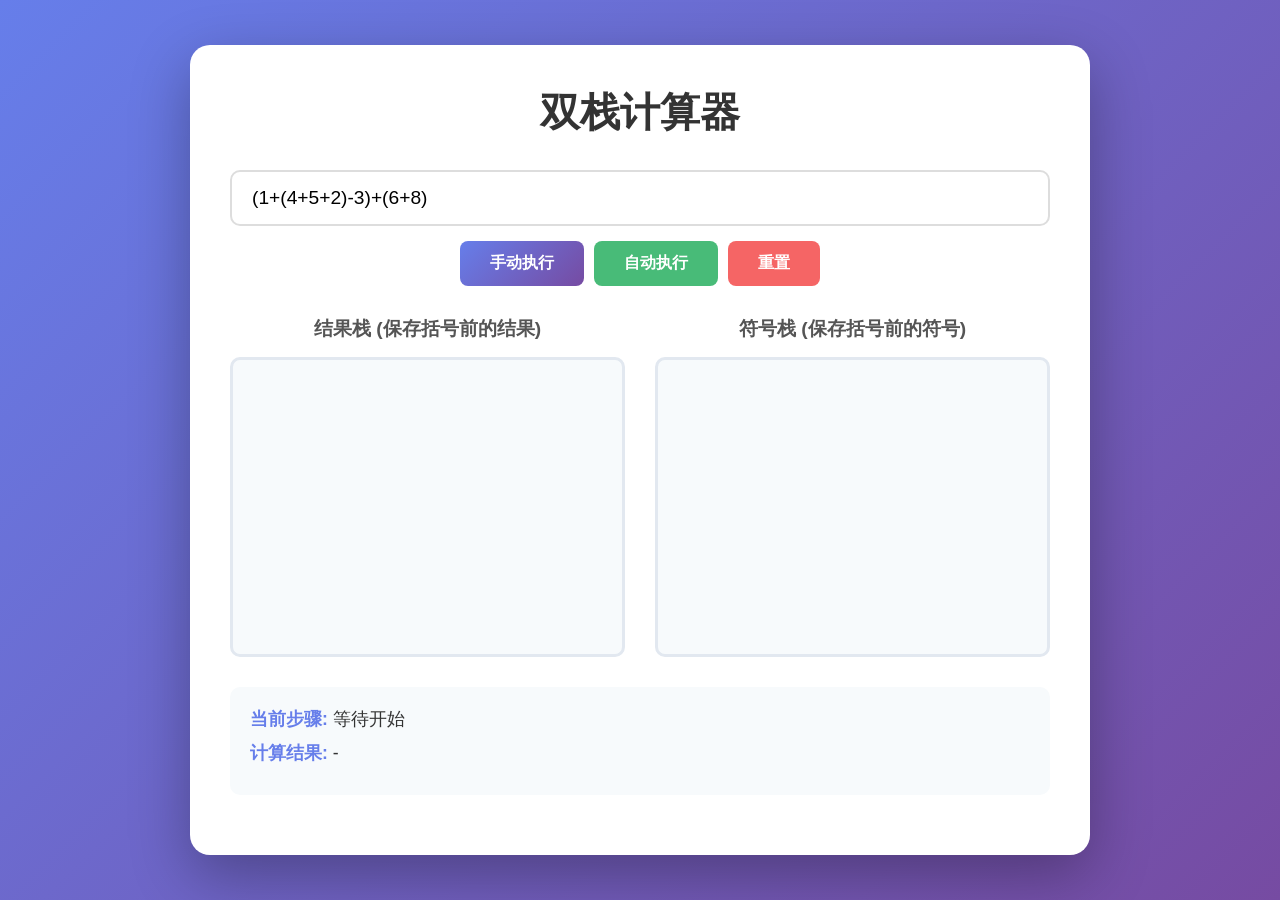
<file: index.html>
<!DOCTYPE html>
<html lang="zh-CN">
<head>
    <meta charset="UTF-8">
    <meta name="viewport" content="width=device-width, initial-scale=1.0">
    <title>双栈计算器</title>
    <link rel="stylesheet" href="style.css">
</head>
<body>
    <div class="container">
        <h1>双栈计算器</h1>
        
        <div class="input-section">
            <input type="text" id="expression" placeholder="输入表达式，例如: (1+(4+5+2)-3)+(6+8)" value="(1+(4+5+2)-3)+(6+8)">
            <div class="buttons">
                <button id="startManual" class="btn btn-primary">手动执行</button>
                <button id="startAuto" class="btn btn-secondary">自动执行</button>
                <button id="reset" class="btn btn-danger">重置</button>
            </div>
        </div>

        <div class="stacks-container">
            <div class="stack-wrapper">
                <h3>结果栈 (保存括号前的结果)</h3>
                <div class="stack" id="numStack">
                </div>
            </div>
            <div class="stack-wrapper">
                <h3>符号栈 (保存括号前的符号)</h3>
                <div class="stack" id="opStack">
                </div>
            </div>
        </div>

        <div class="info-section">
            <div class="current-step">
                <strong>当前步骤:</strong> <span id="currentStep">等待开始</span>
            </div>
            <div class="result-section">
                <strong>计算结果:</strong> <span id="result">-</span>
            </div>
        </div>

        <div class="manual-control" id="manualControl" style="display: none;">
            <button id="nextStep" class="btn btn-primary">下一步</button>
        </div>
    </div>

    <script src="script.js"></script>
</body>
</html>
</file>
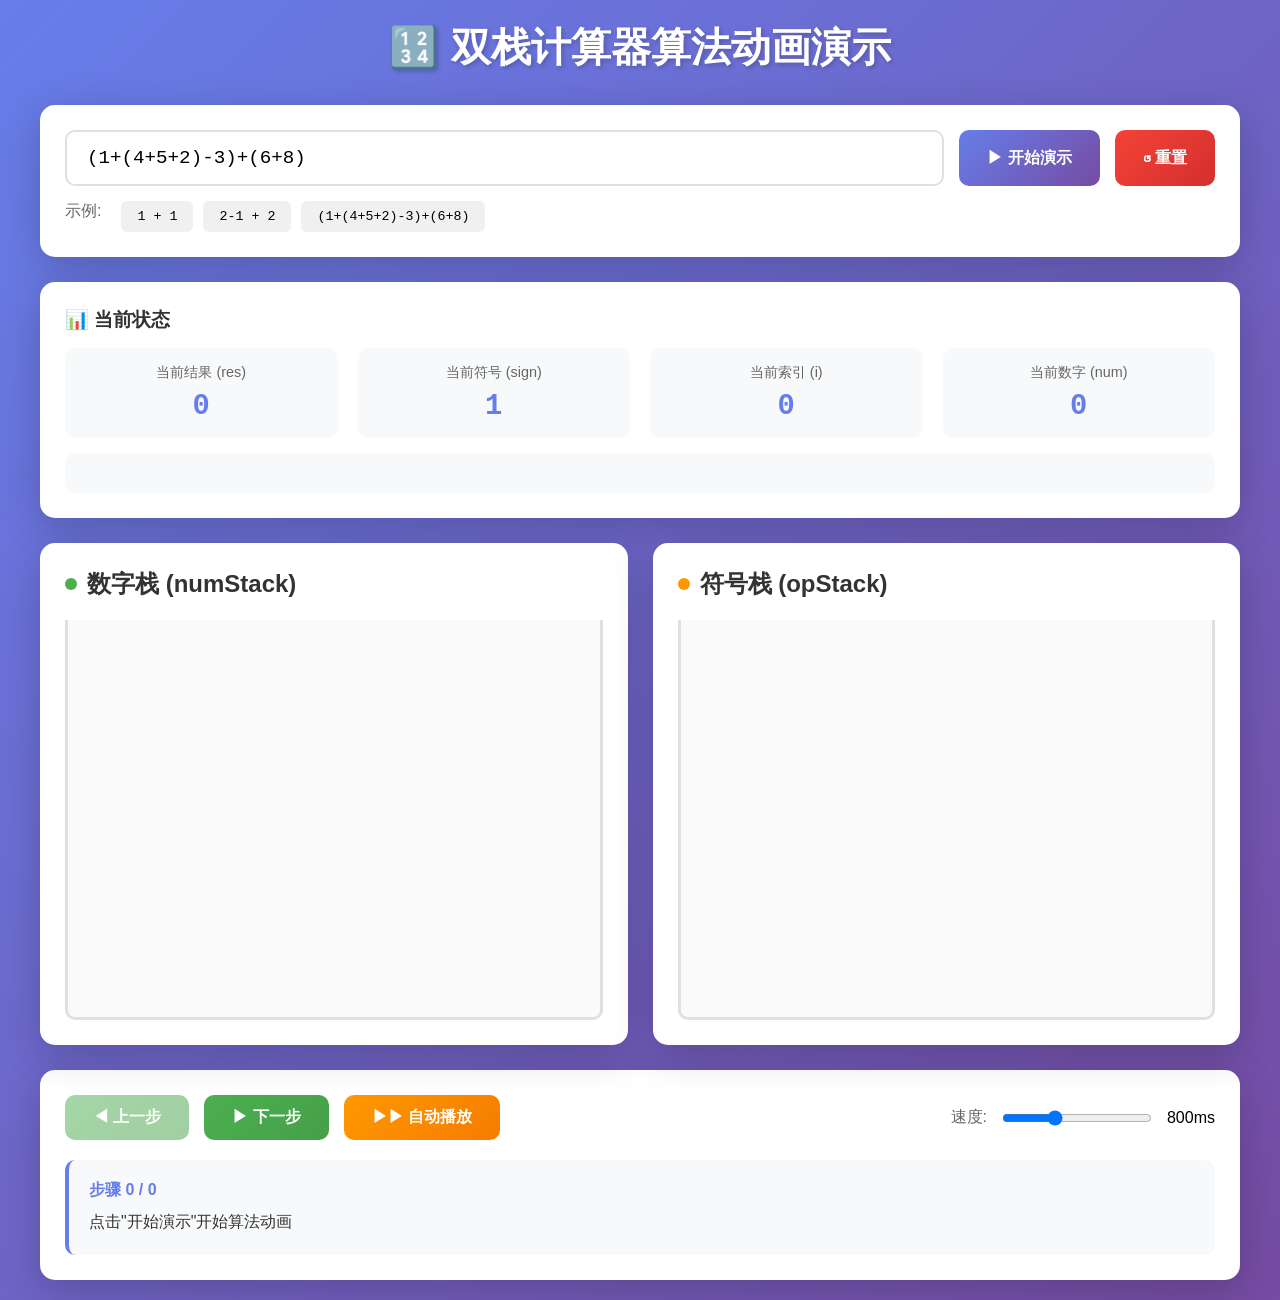
<file: calculator-animation.html>
<!DOCTYPE html>
<html lang="zh-CN">
<head>
    <meta charset="UTF-8">
    <meta name="viewport" content="width=device-width, initial-scale=1.0">
    <title>双栈计算器动画演示</title>
    <style>
        * {
            margin: 0;
            padding: 0;
            box-sizing: border-box;
        }

        body {
            font-family: 'Segoe UI', Tahoma, Geneva, Verdana, sans-serif;
            background: linear-gradient(135deg, #667eea 0%, #764ba2 100%);
            min-height: 100vh;
            padding: 20px;
        }

        .container {
            max-width: 1200px;
            margin: 0 auto;
        }

        h1 {
            text-align: center;
            color: white;
            margin-bottom: 30px;
            font-size: 2.5rem;
            text-shadow: 2px 2px 4px rgba(0,0,0,0.2);
        }

        .input-section {
            background: white;
            padding: 25px;
            border-radius: 15px;
            margin-bottom: 25px;
            box-shadow: 0 10px 40px rgba(0,0,0,0.2);
        }

        .input-group {
            display: flex;
            gap: 15px;
            margin-bottom: 15px;
        }

        input[type="text"] {
            flex: 1;
            padding: 15px 20px;
            font-size: 1.2rem;
            border: 2px solid #e0e0e0;
            border-radius: 10px;
            transition: all 0.3s;
            font-family: 'Courier New', monospace;
        }

        input[type="text"]:focus {
            outline: none;
            border-color: #667eea;
            box-shadow: 0 0 0 3px rgba(102, 126, 234, 0.2);
        }

        .example-btns {
            display: flex;
            gap: 10px;
            flex-wrap: wrap;
        }

        .example-btn {
            padding: 8px 16px;
            background: #f0f0f0;
            border: none;
            border-radius: 6px;
            cursor: pointer;
            font-family: 'Courier New', monospace;
            transition: all 0.3s;
        }

        .example-btn:hover {
            background: #667eea;
            color: white;
        }

        .stacks-container {
            display: grid;
            grid-template-columns: 1fr 1fr;
            gap: 25px;
            margin-bottom: 25px;
        }

        .stack-panel {
            background: white;
            padding: 25px;
            border-radius: 15px;
            box-shadow: 0 10px 40px rgba(0,0,0,0.2);
        }

        .stack-title {
            font-size: 1.5rem;
            font-weight: bold;
            color: #333;
            margin-bottom: 20px;
            display: flex;
            align-items: center;
            gap: 10px;
        }

        .stack-title::before {
            content: '';
            width: 12px;
            height: 12px;
            border-radius: 50%;
        }

        .num-stack .stack-title::before {
            background: #4CAF50;
        }

        .op-stack .stack-title::before {
            background: #FF9800;
        }

        .stack-visual {
            display: flex;
            flex-direction: column-reverse;
            align-items: center;
            min-height: 400px;
            border: 3px solid #e0e0e0;
            border-top: none;
            border-radius: 0 0 10px 10px;
            padding: 15px;
            background: #fafafa;
        }

        .stack-item {
            width: 100%;
            max-width: 150px;
            padding: 15px;
            margin: 5px 0;
            text-align: center;
            font-size: 1.3rem;
            font-weight: bold;
            border-radius: 8px;
            transform: translateY(0);
            opacity: 1;
            transition: all 0.5s cubic-bezier(0.4, 0, 0.2, 1);
        }

        .stack-item.pushing {
            animation: pushAnim 0.5s cubic-bezier(0.4, 0, 0.2, 1);
        }

        .stack-item.poping {
            animation: popAnim 0.5s cubic-bezier(0.4, 0, 0.2, 1);
        }

        .stack-item.highlight {
            transform: scale(1.1);
            box-shadow: 0 5px 20px rgba(0,0,0,0.3);
        }

        .num-stack .stack-item {
            background: linear-gradient(135deg, #4CAF50, #45a049);
            color: white;
        }

        .op-stack .stack-item {
            background: linear-gradient(135deg, #FF9800, #f57c00);
            color: white;
        }

        @keyframes pushAnim {
            0% {
                transform: translateY(-100px);
                opacity: 0;
            }
            100% {
                transform: translateY(0);
                opacity: 1;
            }
        }

        @keyframes popAnim {
            0% {
                transform: translateY(0);
                opacity: 1;
            }
            100% {
                transform: translateY(-100px);
                opacity: 0;
            }
        }

        .state-panel {
            background: white;
            padding: 25px;
            border-radius: 15px;
            margin-bottom: 25px;
            box-shadow: 0 10px 40px rgba(0,0,0,0.2);
        }

        .state-title {
            font-size: 1.2rem;
            font-weight: bold;
            color: #333;
            margin-bottom: 15px;
        }

        .state-values {
            display: grid;
            grid-template-columns: repeat(4, 1fr);
            gap: 20px;
        }

        .state-item {
            background: #f8f9fa;
            padding: 15px;
            border-radius: 10px;
            text-align: center;
        }

        .state-label {
            font-size: 0.9rem;
            color: #666;
            margin-bottom: 8px;
        }

        .state-value {
            font-size: 1.8rem;
            font-weight: bold;
            color: #667eea;
            font-family: 'Courier New', monospace;
        }

        .expression-progress {
            background: #f8f9fa;
            padding: 20px;
            border-radius: 10px;
            margin-top: 15px;
            font-family: 'Courier New', monospace;
            font-size: 1.3rem;
            letter-spacing: 2px;
        }

        .char-normal {
            color: #666;
        }

        .char-current {
            color: #667eea;
            font-weight: bold;
            background: rgba(102, 126, 234, 0.2);
            padding: 2px 6px;
            border-radius: 4px;
        }

        .char-processed {
            color: #4CAF50;
        }

        .control-panel {
            background: white;
            padding: 25px;
            border-radius: 15px;
            box-shadow: 0 10px 40px rgba(0,0,0,0.2);
        }

        .control-buttons {
            display: flex;
            gap: 15px;
            flex-wrap: wrap;
            align-items: center;
            margin-bottom: 20px;
        }

        .btn {
            padding: 12px 28px;
            font-size: 1rem;
            font-weight: 600;
            border: none;
            border-radius: 10px;
            cursor: pointer;
            transition: all 0.3s;
            display: flex;
            align-items: center;
            gap: 8px;
        }

        .btn-primary {
            background: linear-gradient(135deg, #667eea, #764ba2);
            color: white;
        }

        .btn-primary:hover {
            transform: translateY(-2px);
            box-shadow: 0 5px 20px rgba(102, 126, 234, 0.5);
        }

        .btn-success {
            background: linear-gradient(135deg, #4CAF50, #45a049);
            color: white;
        }

        .btn-success:hover {
            transform: translateY(-2px);
            box-shadow: 0 5px 20px rgba(76, 175, 80, 0.5);
        }

        .btn-warning {
            background: linear-gradient(135deg, #FF9800, #f57c00);
            color: white;
        }

        .btn-warning:hover {
            transform: translateY(-2px);
            box-shadow: 0 5px 20px rgba(255, 152, 0, 0.5);
        }

        .btn-danger {
            background: linear-gradient(135deg, #f44336, #d32f2f);
            color: white;
        }

        .btn-danger:hover {
            transform: translateY(-2px);
            box-shadow: 0 5px 20px rgba(244, 67, 54, 0.5);
        }

        .btn:disabled {
            opacity: 0.5;
            cursor: not-allowed;
            transform: none;
        }

        .speed-control {
            display: flex;
            align-items: center;
            gap: 15px;
            margin-left: auto;
        }

        .speed-label {
            color: #666;
            font-weight: 500;
        }

        input[type="range"] {
            width: 150px;
            cursor: pointer;
        }

        .step-info {
            background: #f8f9fa;
            padding: 20px;
            border-radius: 10px;
            border-left: 4px solid #667eea;
        }

        .step-number {
            font-weight: bold;
            color: #667eea;
            margin-bottom: 8px;
        }

        .step-description {
            color: #333;
            line-height: 1.6;
        }

        .final-result {
            margin-top: 15px;
            padding: 20px;
            background: linear-gradient(135deg, #4CAF50, #45a049);
            color: white;
            border-radius: 10px;
            text-align: center;
            font-size: 1.5rem;
            font-weight: bold;
            animation: resultPop 0.5s cubic-bezier(0.4, 0, 0.2, 1);
        }

        @keyframes resultPop {
            0% {
                transform: scale(0.8);
                opacity: 0;
            }
            50% {
                transform: scale(1.05);
            }
            100% {
                transform: scale(1);
                opacity: 1;
            }
        }

        @media (max-width: 768px) {
            .stacks-container {
                grid-template-columns: 1fr;
            }
            
            .state-values {
                grid-template-columns: repeat(2, 1fr);
            }
            
            .control-buttons {
                flex-direction: column;
            }
            
            .speed-control {
                margin-left: 0;
                width: 100%;
                justify-content: center;
            }
        }
    </style>
</head>
<body>
    <div class="container">
        <h1>🔢 双栈计算器算法动画演示</h1>

        <div class="input-section">
            <div class="input-group">
                <input type="text" id="expression" placeholder="输入表达式，例如: (1+(4+5+2)-3)+(6+8)" value="(1+(4+5+2)-3)+(6+8)">
                <button class="btn btn-primary" onclick="startAnimation()">▶ 开始演示</button>
                <button class="btn btn-danger" onclick="reset()">↺ 重置</button>
            </div>
            <div class="example-btns">
                <span style="color: #666; margin-right: 10px;">示例:</span>
                <button class="example-btn" onclick="setExpression('1 + 1')">1 + 1</button>
                <button class="example-btn" onclick="setExpression(' 2-1 + 2 ')">2-1 + 2</button>
                <button class="example-btn" onclick="setExpression('(1+(4+5+2)-3)+(6+8)')">(1+(4+5+2)-3)+(6+8)</button>
            </div>
        </div>

        <div class="state-panel">
            <div class="state-title">📊 当前状态</div>
            <div class="state-values">
                <div class="state-item">
                    <div class="state-label">当前结果 (res)</div>
                    <div class="state-value" id="res">0</div>
                </div>
                <div class="state-item">
                    <div class="state-label">当前符号 (sign)</div>
                    <div class="state-value" id="sign">1</div>
                </div>
                <div class="state-item">
                    <div class="state-label">当前索引 (i)</div>
                    <div class="state-value" id="index">0</div>
                </div>
                <div class="state-item">
                    <div class="state-label">当前数字 (num)</div>
                    <div class="state-value" id="num">0</div>
                </div>
            </div>
            <div class="expression-progress" id="expression-progress"></div>
        </div>

        <div class="stacks-container">
            <div class="stack-panel num-stack">
                <div class="stack-title">数字栈 (numStack)</div>
                <div class="stack-visual" id="num-stack"></div>
            </div>
            <div class="stack-panel op-stack">
                <div class="stack-title">符号栈 (opStack)</div>
                <div class="stack-visual" id="op-stack"></div>
            </div>
        </div>

        <div class="control-panel">
            <div class="control-buttons">
                <button class="btn btn-success" id="prev-btn" onclick="prevStep()" disabled>◀ 上一步</button>
                <button class="btn btn-success" id="next-btn" onclick="nextStep()">▶ 下一步</button>
                <button class="btn btn-warning" id="auto-btn" onclick="toggleAuto()">▶▶ 自动播放</button>
                <div class="speed-control">
                    <span class="speed-label">速度:</span>
                    <input type="range" id="speed" min="200" max="2000" value="800">
                    <span id="speed-value">800ms</span>
                </div>
            </div>
            <div class="step-info">
                <div class="step-number" id="step-number">步骤 0 / 0</div>
                <div class="step-description" id="step-description">点击"开始演示"开始算法动画</div>
            </div>
            <div id="final-result-container"></div>
        </div>
    </div>

    <script>
        let steps = [];
        let currentStep = -1;
        let isAutoPlaying = false;
        let autoInterval = null;

        function setExpression(expr) {
            document.getElementById('expression').value = expr;
            reset();
        }

        function reset() {
            stopAuto();
            steps = [];
            currentStep = -1;
            document.getElementById('num-stack').innerHTML = '';
            document.getElementById('op-stack').innerHTML = '';
            document.getElementById('res').textContent = '0';
            document.getElementById('sign').textContent = '+';
            document.getElementById('index').textContent = '0';
            document.getElementById('num').textContent = '0';
            document.getElementById('step-number').textContent = '步骤 0 / 0';
            document.getElementById('step-description').textContent = '点击"开始演示"开始算法动画';
            document.getElementById('expression-progress').innerHTML = '';
            document.getElementById('final-result-container').innerHTML = '';
            document.getElementById('prev-btn').disabled = true;
            document.getElementById('next-btn').disabled = true;
        }

        function generateSteps(s) {
            steps = [];
            s = s;
            let numStack = [];
            let opStack = [];
            let res = 0;
            let sign = 1;
            let n = s.length;
            let num = 0;

            steps.push({
                numStack: [...numStack],
                opStack: [...opStack],
                res: res,
                sign: sign,
                index: 0,
                num: num,
                description: '初始化: res = 0, sign = \'+\', 两个空栈',
                action: 'init'
            });

            for (let i = 0; i < n; i++) {
                let c = s.charAt(i);

                if (/\d/.test(c)) {
                    num = 0;
                    let startI = i;
                    let digits = [];
                    
                    while (i < n && /\d/.test(s.charAt(i))) {
                        digits.push(s.charAt(i));
                        num = num * 10 + (s.charAt(i) - '0');
                        i++;
                        
                        steps.push({
                            numStack: [...numStack],
                            opStack: [...opStack],
                            res: res,
                            sign: sign,
                            index: i,
                            num: num,
                            description: `读取数字 '${s.charAt(i-1)}', 累计 num = ${num}`,
                            action: 'digit',
                            charIndex: i - 1
                        });
                    }
                    i--;
                    res += sign * num;
                    
                    steps.push({
                        numStack: [...numStack],
                        opStack: [...opStack],
                        res: res,
                        sign: sign,
                        index: i,
                        num: num,
                        description: `数字读取完成: ${num}, 执行 res += '${sign === 1 ? '+' : '-'}' * ${num} → res = ${res}`,
                        action: 'number_complete',
                        charIndex: i
                    });
                    num = 0;
                }
                else if (c === '+') {
                    sign = 1;
                    steps.push({
                        numStack: [...numStack],
                        opStack: [...opStack],
                        res: res,
                        sign: sign,
                        index: i,
                        num: num,
                        description: `遇到 '+', 设置 sign = '+'`,
                        action: 'plus',
                        charIndex: i
                    });
                }
                else if (c === '-') {
                    sign = -1;
                    steps.push({
                        numStack: [...numStack],
                        opStack: [...opStack],
                        res: res,
                        sign: sign,
                        index: i,
                        num: num,
                        description: `遇到 '-', 设置 sign = '-'`,
                        action: 'minus',
                        charIndex: i
                    });
                }
                else if (c === '(') {
                    numStack.push(res);
                    opStack.push(sign === 1 ? '+' : '-');
                    
                    steps.push({
                        numStack: [...numStack],
                        opStack: [...opStack],
                        res: res,
                        sign: sign,
                        index: i,
                        num: num,
                        description: `遇到 '(', 压栈保存: numStack.push(${res}), opStack.push('${sign === 1 ? '+' : '-'}')`,
                        action: 'push',
                        charIndex: i
                    });
                    
                    res = 0;
                    sign = 1;
                    
                    steps.push({
                        numStack: [...numStack],
                        opStack: [...opStack],
                        res: res,
                        sign: sign,
                        index: i,
                        num: num,
                        description: `重置现场: res = 0, sign = '+', 开始计算括号内表达式`,
                        action: 'reset_scope',
                        charIndex: i
                    });
                }
                else if (c === ')') {
                    let poppedNum = numStack.pop();
                    let poppedOp = opStack.pop();
                    let poppedOpValue = poppedOp === '+' ? 1 : -1;
                    
                    steps.push({
                        numStack: [...numStack],
                        opStack: [...opStack],
                        res: res,
                        sign: sign,
                        index: i,
                        num: num,
                        description: `遇到 ')', 出栈: numStack.pop() = ${poppedNum}, opStack.pop() = '${poppedOp}'`,
                        action: 'pop',
                        charIndex: i
                    });
                    
                    res = poppedNum + poppedOpValue * res;
                    
                    steps.push({
                        numStack: [...numStack],
                        opStack: [...opStack],
                        res: res,
                        sign: sign,
                        index: i,
                        num: num,
                        description: `合并结果: res = ${poppedNum} + '${poppedOp}' * 括号内结果 → res = ${res}`,
                        action: 'merge',
                        charIndex: i
                    });
                }
                else if (c === ' ') {
                    steps.push({
                        numStack: [...numStack],
                        opStack: [...opStack],
                        res: res,
                        sign: sign,
                        index: i,
                        num: num,
                        description: `遇到空格，跳过`,
                        action: 'space',
                        charIndex: i
                    });
                }
            }

            steps.push({
                numStack: [...numStack],
                opStack: [...opStack],
                res: res,
                sign: sign,
                index: n,
                num: num,
                description: `计算完成！最终结果 = ${res}`,
                action: 'complete',
                finalResult: res
            });
        }

        function startAnimation() {
            reset();
            const expr = document.getElementById('expression').value;
            generateSteps(expr);
            currentStep = 0;
            renderStep();
            document.getElementById('next-btn').disabled = false;
        }

        function renderStep() {
            const step = steps[currentStep];
            const expr = document.getElementById('expression').value;
            
            document.getElementById('res').textContent = step.res;
            document.getElementById('sign').textContent = step.sign === 1 ? '+' : '-';
            document.getElementById('index').textContent = step.index;
            document.getElementById('num').textContent = step.num;
            document.getElementById('step-number').textContent = `步骤 ${currentStep + 1} / ${steps.length}`;
            document.getElementById('step-description').textContent = step.description;

            let exprHtml = '';
            for (let i = 0; i < expr.length; i++) {
                let className = 'char-normal';
                if (i < step.charIndex || step.action === 'complete') {
                    className = 'char-processed';
                }
                if (i === step.charIndex) {
                    className = 'char-current';
                }
                exprHtml += `<span class="${className}">${expr[i]}</span>`;
            }
            document.getElementById('expression-progress').innerHTML = exprHtml;

            renderStack('num-stack', step.numStack, step.action === 'push' && step.action);
            renderStack('op-stack', step.opStack, step.action === 'push' && step.action);

            document.getElementById('prev-btn').disabled = currentStep <= 0;
            document.getElementById('next-btn').disabled = currentStep >= steps.length - 1;

            if (step.action === 'complete') {
                document.getElementById('final-result-container').innerHTML = 
                    `<div class="final-result">🎉 计算完成! 结果 = ${step.finalResult}</div>`;
                stopAuto();
            }
        }

        function renderStack(stackId, items, animate) {
            const stackEl = document.getElementById(stackId);
            stackEl.innerHTML = '';
            
            items.forEach((item, index) => {
                const itemEl = document.createElement('div');
                itemEl.className = 'stack-item';
                if (animate && index === items.length - 1) {
                    itemEl.classList.add('pushing');
                }
                itemEl.textContent = item;
                stackEl.appendChild(itemEl);
            });
        }

        function nextStep() {
            if (currentStep < steps.length - 1) {
                currentStep++;
                renderStep();
            }
        }

        function prevStep() {
            if (currentStep > 0) {
                currentStep--;
                renderStep();
            }
        }

        function toggleAuto() {
            if (isAutoPlaying) {
                stopAuto();
            } else {
                startAuto();
            }
        }

        function startAuto() {
            if (steps.length === 0) {
                startAnimation();
            }
            isAutoPlaying = true;
            document.getElementById('auto-btn').textContent = '⏸ 暂停';
            const speed = parseInt(document.getElementById('speed').value);
            autoInterval = setInterval(() => {
                if (currentStep >= steps.length - 1) {
                    stopAuto();
                } else {
                    nextStep();
                }
            }, speed);
        }

        function stopAuto() {
            isAutoPlaying = false;
            document.getElementById('auto-btn').textContent = '▶▶ 自动播放';
            if (autoInterval) {
                clearInterval(autoInterval);
                autoInterval = null;
            }
        }

        document.getElementById('speed').addEventListener('input', function() {
            document.getElementById('speed-value').textContent = this.value + 'ms';
            if (isAutoPlaying) {
                stopAuto();
                startAuto();
            }
        });
    </script>
</body>
</html>
</file>
<file: style.css>
* {
    margin: 0;
    padding: 0;
    box-sizing: border-box;
}

body {
    font-family: 'Segoe UI', Tahoma, Geneva, Verdana, sans-serif;
    background: linear-gradient(135deg, #667eea 0%, #764ba2 100%);
    min-height: 100vh;
    display: flex;
    justify-content: center;
    align-items: center;
    padding: 20px;
}

.container {
    background: white;
    border-radius: 20px;
    padding: 40px;
    box-shadow: 0 20px 60px rgba(0, 0, 0, 0.3);
    max-width: 900px;
    width: 100%;
}

h1 {
    text-align: center;
    color: #333;
    margin-bottom: 30px;
    font-size: 2.5em;
}

.input-section {
    margin-bottom: 30px;
}

#expression {
    width: 100%;
    padding: 15px 20px;
    font-size: 1.2em;
    border: 2px solid #ddd;
    border-radius: 10px;
    margin-bottom: 15px;
    transition: border-color 0.3s;
}

#expression:focus {
    outline: none;
    border-color: #667eea;
}

.buttons {
    display: flex;
    gap: 10px;
    justify-content: center;
    flex-wrap: wrap;
}

.btn {
    padding: 12px 30px;
    font-size: 1em;
    border: none;
    border-radius: 8px;
    cursor: pointer;
    transition: all 0.3s;
    font-weight: 600;
}

.btn-primary {
    background: linear-gradient(135deg, #667eea 0%, #764ba2 100%);
    color: white;
}

.btn-primary:hover {
    transform: translateY(-2px);
    box-shadow: 0 5px 20px rgba(102, 126, 234, 0.4);
}

.btn-secondary {
    background: #48bb78;
    color: white;
}

.btn-secondary:hover {
    background: #38a169;
    transform: translateY(-2px);
    box-shadow: 0 5px 20px rgba(72, 187, 120, 0.4);
}

.btn-danger {
    background: #f56565;
    color: white;
}

.btn-danger:hover {
    background: #e53e3e;
    transform: translateY(-2px);
    box-shadow: 0 5px 20px rgba(245, 101, 101, 0.4);
}

.stacks-container {
    display: flex;
    gap: 30px;
    justify-content: center;
    margin-bottom: 30px;
    flex-wrap: wrap;
}

.stack-wrapper {
    flex: 1;
    min-width: 250px;
}

.stack-wrapper h3 {
    text-align: center;
    color: #555;
    margin-bottom: 15px;
    font-size: 1.2em;
}

.stack {
    background: #f7fafc;
    border: 3px solid #e2e8f0;
    border-radius: 10px;
    padding: 15px;
    min-height: 300px;
    display: flex;
    flex-direction: column-reverse;
    gap: 10px;
}

.stack-item {
    background: linear-gradient(135deg, #667eea 0%, #764ba2 100%);
    color: white;
    padding: 15px;
    border-radius: 8px;
    text-align: center;
    font-size: 1.3em;
    font-weight: bold;
    animation: slideIn 0.3s ease-out;
    box-shadow: 0 4px 10px rgba(0, 0, 0, 0.2);
}

.stack-item.removing {
    animation: slideOut 0.3s ease-out forwards;
}

@keyframes slideIn {
    from {
        transform: translateY(-20px);
        opacity: 0;
    }
    to {
        transform: translateY(0);
        opacity: 1;
    }
}

@keyframes slideOut {
    from {
        transform: translateY(0);
        opacity: 1;
    }
    to {
        transform: translateY(20px);
        opacity: 0;
    }
}

.info-section {
    background: #f7fafc;
    border-radius: 10px;
    padding: 20px;
    margin-bottom: 20px;
}

.current-step, .result-section {
    margin-bottom: 10px;
    font-size: 1.1em;
    color: #333;
}

.current-step strong, .result-section strong {
    color: #667eea;
}

.manual-control {
    text-align: center;
    margin-top: 20px;
}
</file>
